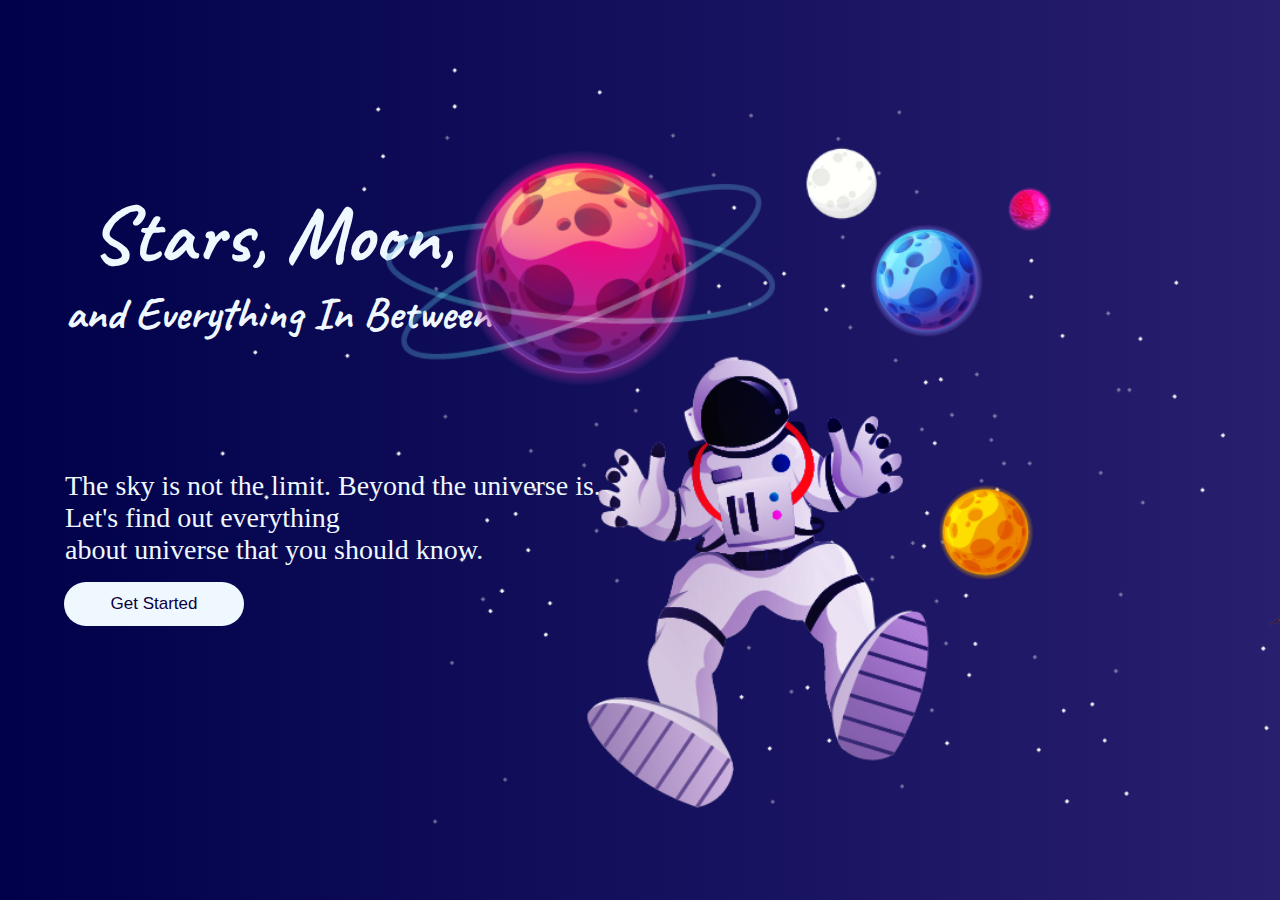
<file: Mission2_VanillaJS/index.html>
<!DOCTYPE html>
<html lang="en">

<head>
    <meta charset="UTF-8">
    <meta http-equiv="X-UA-Compatible" content="IE=edge">
    <meta name="viewport" content="width=device-width, initial-scale=1.0">
    <link rel="stylesheet" href="Assets/style.css">
    <title>mission_2</title>
</head>

<body>
    <div id="preloader"></div>
    <div class="outer-wrapper">
        <div class="wrapper">

            <div id="first" class="slide satu">
                <div class="layer"></div>
                <div class="layer"></div>
                <div class="layer"></div>
                <div class="layer"></div>
                <div class="layer"></div>
                <div class="layer"></div>
                <div class="layer"></div>
                <div class="row">
                    <div class="col">
                        <h1 class="font1">Stars, Moon,</h1>
                        <h4 class="font2">and Everything In Between</h4>
                        <p class="font3" style="margin-top: 8rem;">The sky is not the limit. Beyond the universe is.
                            Let's find out everything</p>
                        <p class="font3">about universe that you should know.</p>
                        <a href="#second">
                            <button type="button" style="margin-left:4rem;">Get Started</button>
                        </a>
                    </div>
                </div>
            </div>

            <div id="second" class="slide dua">
                <div class="layer2"></div>
                <div class="text_slidedua">
                    <div class="header_third">
                        <h3 class="font2">
                            Facts About Star
                        </h3>
                    </div>
                    <div class="desc">
                        <p class="font3 s2">Bintang yang mendekati akhir hidupnya mulai mengubah helium menjadi unsur-unsur
                            kimia yang lebih berat, seperti karbon dan oksigen, kemudian bintang mulai berubah warna,
                            kepadatan, massa dan ukuran.</p>
                        <p class="font3 s2">Bintang yang paling dekat dengan Planet Bumi adalah Matahari.</p>
                        <p class="font3 s2">Setelah Matahari, bintang terdekat dengan Planet Bumi adalah Proxima Centauri.
                        </p>
                    </div>
                </div>
                <div class="image1">
                    <img id="roket" src="Assets/astro.png">
                </div>
            </div>

            <div id="third" class="slide tiga">
                <div class="hero">

                    <div class="snow">
                        <svg xmlns="http://www.w3.org/2000/svg" viewBox="0 0 1024 1536"
                            preserveAspectRatio="xMidYMax slice">
                            <g fill="#FFF" fill-opacity=".15" transform="translate(55 42)">
                                <g id="snow-bottom-layer">
                                    <ellipse cx="6" cy="1009.5" rx="6" ry="5.5" />
                                    <ellipse cx="138" cy="1110.5" rx="6" ry="5.5" />
                                    <ellipse cx="398" cy="1055.5" rx="6" ry="5.5" />
                                    <ellipse cx="719" cy="1284.5" rx="6" ry="5.5" />
                                    <ellipse cx="760" cy="1155.5" rx="6" ry="5.5" />
                                    <ellipse cx="635" cy="1459.5" rx="6" ry="5.5" />
                                    <ellipse cx="478" cy="1335.5" rx="6" ry="5.5" />
                                    <ellipse cx="322" cy="1414.5" rx="6" ry="5.5" />
                                    <ellipse cx="247" cy="1234.5" rx="6" ry="5.5" />
                                    <ellipse cx="154" cy="1425.5" rx="6" ry="5.5" />
                                    <ellipse cx="731" cy="773.5" rx="6" ry="5.5" />
                                    <ellipse cx="599" cy="874.5" rx="6" ry="5.5" />
                                    <ellipse cx="339" cy="819.5" rx="6" ry="5.5" />
                                    <ellipse cx="239" cy="1004.5" rx="6" ry="5.5" />
                                    <ellipse cx="113" cy="863.5" rx="6" ry="5.5" />
                                    <ellipse cx="102" cy="1223.5" rx="6" ry="5.5" />
                                    <ellipse cx="395" cy="1155.5" rx="6" ry="5.5" />
                                    <ellipse cx="826" cy="943.5" rx="6" ry="5.5" />
                                    <ellipse cx="626" cy="1054.5" rx="6" ry="5.5" />
                                    <ellipse cx="887" cy="1366.5" rx="6" ry="5.5" />
                                    <ellipse cx="6" cy="241.5" rx="6" ry="5.5" />
                                    <ellipse cx="138" cy="342.5" rx="6" ry="5.5" />
                                    <ellipse cx="398" cy="287.5" rx="6" ry="5.5" />
                                    <ellipse cx="719" cy="516.5" rx="6" ry="5.5" />
                                    <ellipse cx="760" cy="387.5" rx="6" ry="5.5" />
                                    <ellipse cx="635" cy="691.5" rx="6" ry="5.5" />
                                    <ellipse cx="478" cy="567.5" rx="6" ry="5.5" />
                                    <ellipse cx="322" cy="646.5" rx="6" ry="5.5" />
                                    <ellipse cx="247" cy="466.5" rx="6" ry="5.5" />
                                    <ellipse cx="154" cy="657.5" rx="6" ry="5.5" />
                                    <ellipse cx="731" cy="5.5" rx="6" ry="5.5" />
                                    <ellipse cx="599" cy="106.5" rx="6" ry="5.5" />
                                    <ellipse cx="339" cy="51.5" rx="6" ry="5.5" />
                                    <ellipse cx="239" cy="236.5" rx="6" ry="5.5" />
                                    <ellipse cx="113" cy="95.5" rx="6" ry="5.5" />
                                    <ellipse cx="102" cy="455.5" rx="6" ry="5.5" />
                                    <ellipse cx="395" cy="387.5" rx="6" ry="5.5" />
                                    <ellipse cx="826" cy="175.5" rx="6" ry="5.5" />
                                    <ellipse cx="626" cy="286.5" rx="6" ry="5.5" />
                                    <ellipse cx="887" cy="598.5" rx="6" ry="5.5" />
                                </g>
                            </g>
                            <g fill="#FFF" fill-opacity=".3" transform="translate(65 63)">
                                <g id="snow-top-layer">
                                    <circle cx="8" cy="776" r="8" />
                                    <circle cx="189" cy="925" r="8" />
                                    <circle cx="548" cy="844" r="8" />
                                    <circle cx="685" cy="1115" r="8" />
                                    <circle cx="858" cy="909" r="8" />
                                    <circle cx="874" cy="1438" r="8" transform="rotate(180 874 1438)" />
                                    <circle cx="657" cy="1256" r="8" transform="rotate(180 657 1256)" />
                                    <circle cx="443" cy="1372" r="8" transform="rotate(180 443 1372)" />
                                    <circle cx="339" cy="1107" r="8" transform="rotate(180 339 1107)" />
                                    <circle cx="24" cy="1305" r="8" transform="rotate(180 24 1305)" />
                                    <circle cx="8" cy="8" r="8" />
                                    <circle cx="189" cy="157" r="8" />
                                    <circle cx="548" cy="76" r="8" />
                                    <circle cx="685" cy="347" r="8" />
                                    <circle cx="858" cy="141" r="8" />
                                    <circle cx="874" cy="670" r="8" transform="rotate(180 874 670)" />
                                    <circle cx="657" cy="488" r="8" transform="rotate(180 657 488)" />
                                    <circle cx="443" cy="604" r="8" transform="rotate(180 443 604)" />
                                    <circle cx="339" cy="339" r="8" transform="rotate(180 339 339)" />
                                    <circle cx="24" cy="537" r="8" transform="rotate(180 24 537)" />
                                </g>
                            </g>
                        </svg>
                    </div>

                    <div class="hero__content">

                    </div>

                </div>
            </div>

        </div>
        <iframe width="560" height="315" src="https://www.youtube.com/embed/JTfYk8P5bnU" title="YouTube video player"
            frameborder="0"
            allow="accelerometer; autoplay; clipboard-write; encrypted-media; gyroscope; picture-in-picture"
            allowfullscreen></iframe>
        <iframe width="560" height="315" src="https://www.youtube.com/embed/JTfYk8P5bnU" title="YouTube video player"
            frameborder="0"
            allow="accelerometer; autoplay; clipboard-write; encrypted-media; gyroscope; picture-in-picture"
            allowfullscreen></iframe>
        <iframe width="560" height="315" src="https://www.youtube.com/embed/JTfYk8P5bnU" title="YouTube video player"
            frameborder="0"
            allow="accelerometer; autoplay; clipboard-write; encrypted-media; gyroscope; picture-in-picture"
            allowfullscreen></iframe>
        <iframe width="560" height="315" src="https://www.youtube.com/embed/JTfYk8P5bnU" title="YouTube video player"
            frameborder="0"
            allow="accelerometer; autoplay; clipboard-write; encrypted-media; gyroscope; picture-in-picture"
            allowfullscreen></iframe>
        <iframe width="560" height="315" src="https://www.youtube.com/embed/JTfYk8P5bnU" title="YouTube video player"
            frameborder="0"
            allow="accelerometer; autoplay; clipboard-write; encrypted-media; gyroscope; picture-in-picture"
            allowfullscreen></iframe>
    </div>

    <script type="text/javascript">
        let satu = document.querySelector('.satu');
        let layer = document.querySelectorAll('.layer');

        satu.onmousemove = function (e) {
            let X = e.pageX;
            let Y = e.pageY;

            layer[0].style.transform = 'translate(' + X / 100 + 'px, ' + Y / 100 + 'px)';
            layer[1].style.transform = 'translate(' + X / 100 * 4 + 'px, ' + Y / 100 * 4 + 'px)';
            layer[2].style.transform = 'translate(' + X / 100 * 4 + 'px, ' + Y / 100 * 4 + 'px)';
            layer[3].style.transform = 'translate(' + X / 100 * 6 + 'px, ' + Y / 100 * 6 + 'px)';
            layer[4].style.transform = 'translate(' + X / 100 * 6 + 'px, ' + Y / 100 * 6 + 'px)';
            layer[5].style.transform = 'translate(' + X / 100 * 6 + 'px, ' + Y / 100 * 6 + 'px)';
            layer[6].style.transform = 'translate(' + X / 100 * -2 + 'px, ' + Y / 100 * -2 + 'px)';
        }
    </script>

    <script>
        roket.onclick = function () {
            let start = Date.now();

            let timer = setInterval(function () {
                let timePassed = Date.now() - start;

                roket.style.left = timePassed / 5 + 'px';

                if (timePassed > 5650) clearInterval(timer);

            }, 20);
        }
    </script>

    <script>
        var slide1 = document.getElementById("first");
        slide1.onscroll
    </script>

    <!-- <script>
        var loader = document.getElementById("loading");
        window.addEventListener("load", funtion(){
            loader.style.display = "none"
        })

    </script> -->

    <script>
        var loader = document.getElementById("preloader");
        window.addEventListener("load", function () {
            loader.style.display = "none";
        })
    </script>
</body>

</html>
</file>
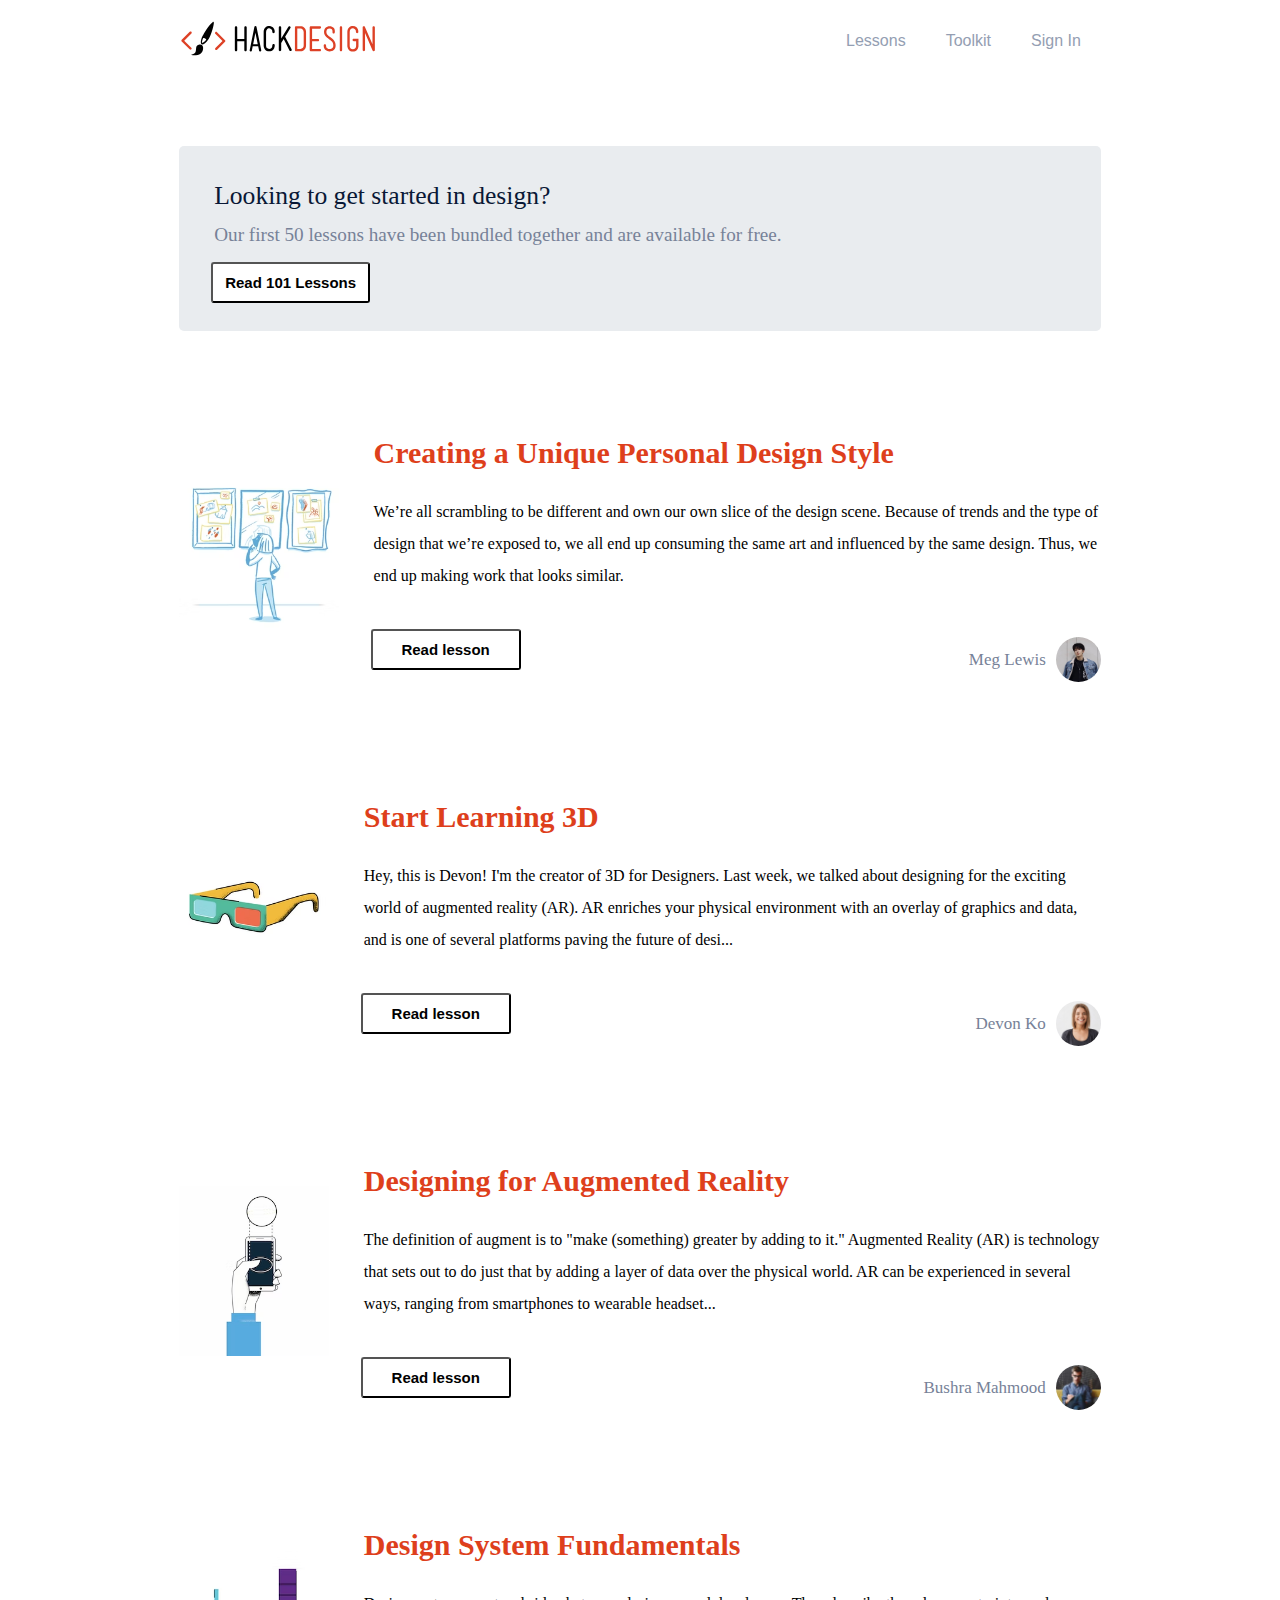
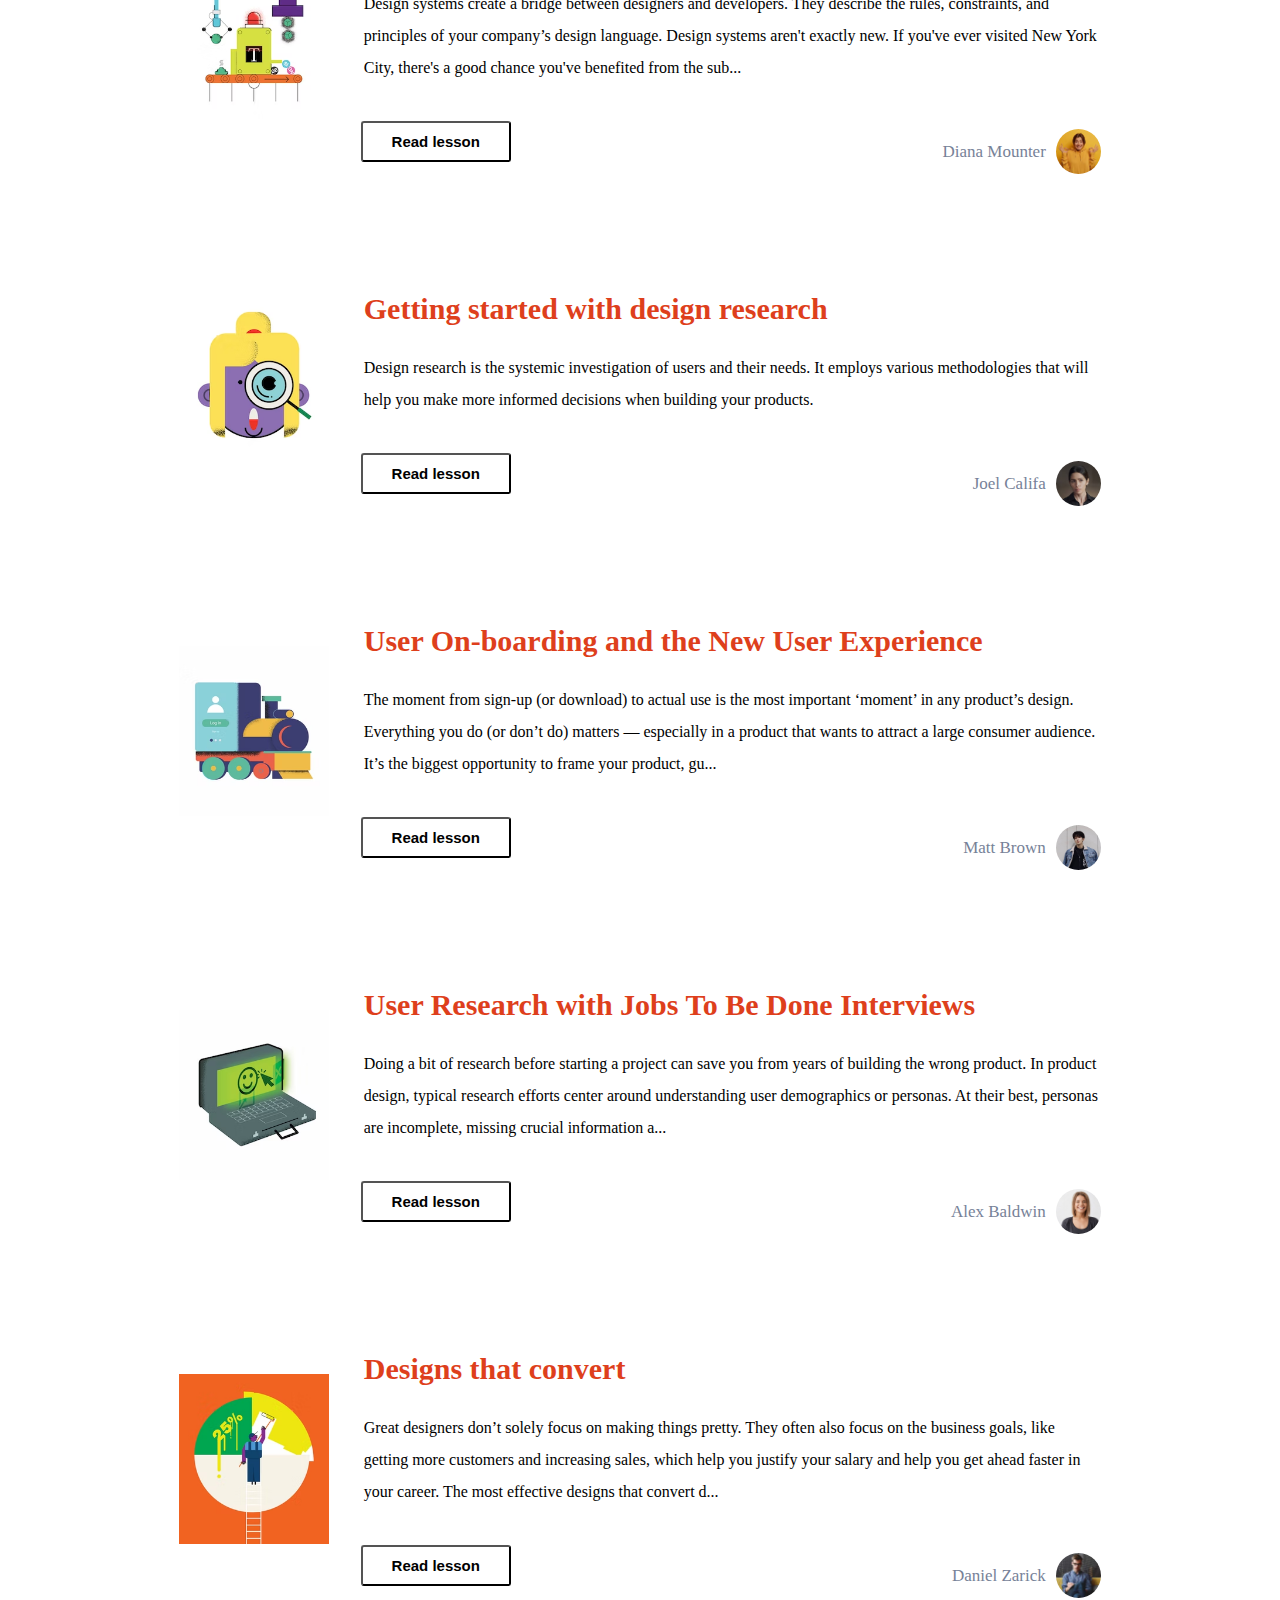
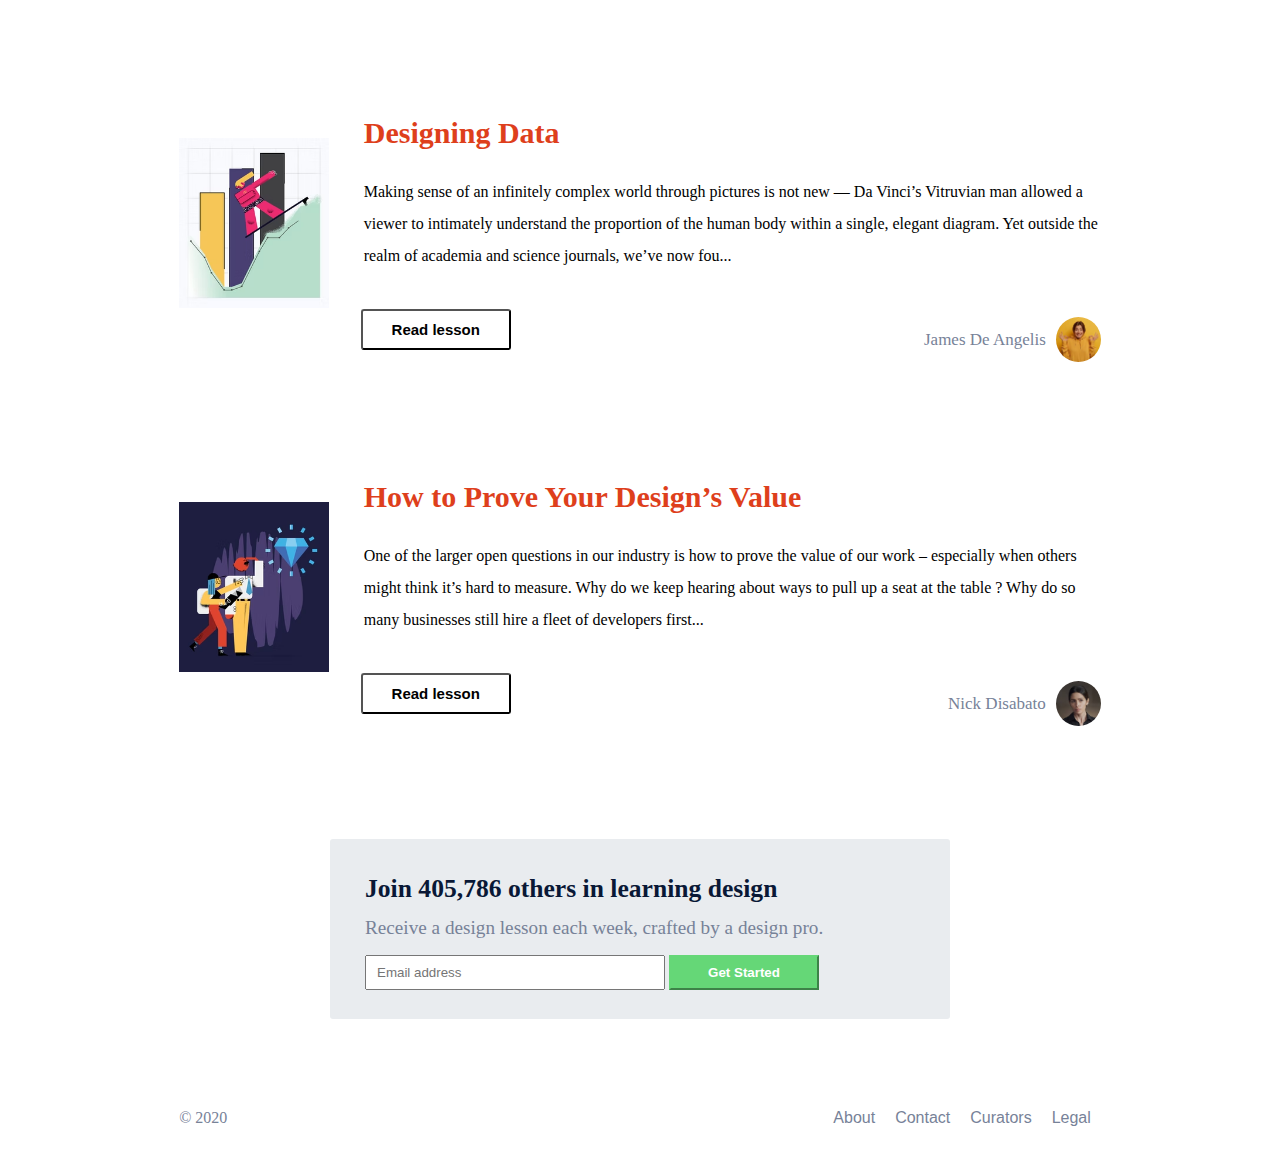
<file: tugas_2/index.html>
<!DOCTYPE html>
    <head>
        <meta charset="utf-8">
        <meta http-equiv="X-UA-Compatible" content="IE=edge">
        <title>Hack Design-Tugas 2</title>
        <meta name="description" content="">
        <meta name="viewport" content="width=device-width, initial-scale=1">
        <link rel="stylesheet" href="styles.css">
        <link href="https://fonts.googleapis.com/css?family=Montserrat:500&display=swap" rel="stylesheet">
    </head>
    <body>
        <header>
          <a class="logo" href="#"><img width="200" src="images/logo.svg" alt="logo"></a>
          <nav>
            <ul class="navigasi">
              <li><a href="#">Lessons</a></li>
              <li><a href="#">Toolkit</a></li>
              <li><a href="#">Sign In</a></li>
            </ul>
          </nav>
        </header>

        <div class="box_grey">
          <h5 class="title_text">Looking to get started in design?</h5>
          <h5 class="title_text_seccond">Our first 50 lessons have been bundled together and are available for free.</h5>
          <div class="button_box">
            <button class="btn">
              <span>Read 101 Lessons</span>
            </button>
          </div>
        </div>
      <div class="list_card">

      <div class="box_card">
        <div class="image_box">
          <img class="img_card" src="images/pic.avif" alt="logo">
        </div>
        <div class="exlude_imagebox">
          <div class="title_box">
            <h5 class="title_text">Creating a Unique Personal Design Style</h5>
          </div>
          <div class="description_box">
            <p class="desc_text">
              We’re all scrambling to be different and own our own slice of the design scene. Because of trends and the type of design that we’re exposed to, we all end up consuming the same art and influenced by the same design. Thus, we end up making work that looks similar.
            </p>
          </div>
          <div class="bottom_card">
            <div class="button_box">
              <button class="btn">
                <span>Read lesson</span>
              </button>
            </div>
            <div class="uploader">
              <div class="text_uploader">Meg Lewis</div>
              <div class="avatar">
               <img class="avatar" src="images/ava1.jpg" alt="logo">
              </div>
            </div>
          </div>
        </div>
      </div>

      <div class="box_card">
        <div class="image_box">
          <img class="img_card" src="images/pic2.avif" alt="logo">
        </div>
        <div class="exlude_imagebox">
        <div class="title_box">
          <h5 class="title_text">Start Learning 3D</h5>
        </div>
        <div class="description_box">
          <p class="desc_text">
            Hey, this is Devon! I'm the creator of 3D for Designers. Last week, we talked about designing for the exciting world of augmented reality (AR). AR enriches your physical environment with an overlay of graphics and data, and is one of several platforms paving the future of desi...
          </p>
        </div>
        <div class="bottom_card">
          <div class="button_box">
            <button class="btn">
              <span>Read lesson</span>
            </button>
          </div>
          <div class="uploader">
            <div class="text_uploader">Devon Ko</div>
            <div class="avatar">
             <img class="avatar" src="images/avatar.jpg" alt="logo">
            </div>
          </div>
        </div>
        </div>
      </div>

      <div class="box_card">
        <div class="image_box">
          <img class="img_card" src="images/pic3.avif" alt="logo">
        </div>
        <div class="exlude_imagebox">
        <div class="title_box">
          <h5 class="title_text">Designing for Augmented Reality</h5>
        </div>
        <div class="description_box">
          <p class="desc_text">
            The definition of augment is to "make (something) greater by adding to it." Augmented Reality (AR) is technology that sets out to do just that by adding a layer of data over the physical world. AR can be experienced in several ways, ranging from smartphones to wearable headset...
          </p>
        </div>
        <div class="bottom_card">
          <div class="button_box">
            <button class="btn">
              <span>Read lesson</span>
            </button>
          </div>
          <div class="uploader">
            <div class="text_uploader">Bushra Mahmood</div>
            <div class="avatar">
              <img class="avatar" src="images/avatar.jfif" alt="logo">
            </div>
          </div>
        </div>
        </div>
      </div>

      <div class="box_card">
        <div class="image_box">
          <img class="img_card" src="images/pic4.avif" alt="logo">
        </div>
        <div class="exlude_imagebox">
        <div class="title_box">
          <h5 class="title_text">Design System Fundamentals</h5>
        </div>
        <div class="description_box">
          <p class="desc_text">
            Design systems create a bridge between designers and developers. They describe the rules, constraints, and principles of your company’s design language. Design systems aren't exactly new. If you've ever visited New York City, there's a good chance you've benefited from the sub...
          </p>
        </div>
        <div class="bottom_card">
          <div class="button_box">
            <button class="btn">
              <span>Read lesson</span>
            </button>
          </div>
          <div class="uploader">
            <div class="text_uploader">Diana Mounter</div>
            <div class="avatar">
              <img class="avatar" src="images/ava1.jfif" alt="logo">
            </div>
          </div>
        </div>
        </div>
      </div>

      <div class="box_card">
        <div class="image_box">
          <img class="img_card" src="images/pic5.avif" alt="logo">
        </div>
        <div class="exlude_imagebox">
        <div class="title_box">
          <h5 class="title_text">Getting started with design research</h5>
        </div>
        <div class="description_box">
          <p class="desc_text">
            Design research is the systemic investigation of users and their needs. It employs various methodologies that will help you make more informed decisions when building your products.
          </p>
        </div>
        <div class="bottom_card">
          <div class="button_box">
            <button class="btn">
              <span>Read lesson</span>
            </button>
          </div>
          <div class="uploader">
            <div class="text_uploader">Joel Califa</div>
            <div class="avatar">
            <img class="avatar" src="images/ava2.jfif" alt="logo">
            </div>
          </div>
        </div>
        </div>
      </div>

      <div class="box_card">
        <div class="image_box">
          <img class="img_card" src="images/pic6.avif" alt="logo">
        </div>
        <div class="exlude_imagebox">
        <div class="title_box">
          <h5 class="title_text">User On-boarding and the New User Experience</h5>
        </div>
        <div class="description_box">
          <p class="desc_text">
            The moment from sign-up (or download) to actual use is the most important ‘moment’ in any product’s design. Everything you do (or don’t do) matters — especially in a product that wants to attract a large consumer audience. It’s the biggest opportunity to frame your product, gu...
          </p>
        </div>
        <div class="bottom_card">
          <div class="button_box">
            <button class="btn">
              <span>Read lesson</span>
            </button>
          </div>
          <div class="uploader">
            <div class="text_uploader">Matt Brown</div>
            <div class="avatar">
            <img class="avatar" src="images/ava1.jpg" alt="logo">
            </div>
          </div>
        </div>
      </div>
      </div>

      <div class="box_card">
        <div class="image_box">
          <img class="img_card" src="images/pic7.avif" alt="logo">
        </div>
        <div class="exlude_imagebox">
        <div class="title_box">
          <h5 class="title_text">User Research with Jobs To Be Done Interviews</h5>
        </div>
        <div class="description_box">
          <p class="desc_text">
            Doing a bit of research before starting a project can save you from years of building the wrong product. In product design, typical research efforts center around understanding user demographics or personas. At their best, personas are incomplete, missing crucial information a...
          </p>
        </div>
        <div class="bottom_card">
          <div class="button_box">
            <button class="btn">
              <span>Read lesson</span>
            </button>
          </div>
          <div class="uploader">
            <div class="text_uploader">Alex Baldwin</div>
            <div class="avatar">
             <img class="avatar" src="images/avatar.jpg" alt="logo">
            </div>
          </div>
        </div>
      </div>
      </div>

      <div class="box_card">
        <div class="image_box">
          <img class="img_card" src="images/pic8.avif" alt="logo">
        </div>
        <div class="exlude_imagebox">
        <div class="title_box">
          <h5 class="title_text">Designs that convert</h5>
        </div>
        <div class="description_box">
          <p class="desc_text">
            Great designers don’t solely focus on making things pretty. They often also focus on the business goals, like getting more customers and increasing sales, which help you justify your salary and help you get ahead faster in your career. The most effective designs that convert d...
          </p>
        </div>
        <div class="bottom_card">
          <div class="button_box">
            <button class="btn">
              <span>Read lesson</span>
            </button>
          </div>
          <div class="uploader">
            <div class="text_uploader">Daniel Zarick</div>
            <div class="avatar">
            <img class="avatar" src="images/avatar.jfif" alt="logo">
            </div>
          </div>
        </div>
        </div>
      </div>

      <div class="box_card">
        <div class="image_box">
          <img class="img_card" src="images/pic9.avif" alt="logo">
        </div>
        <div class="exlude_imagebox">
        <div class="title_box">
          <h5 class="title_text">Designing Data</h5>
        </div>
        <div class="description_box">
          <p class="desc_text">
            Making sense of an infinitely complex world through pictures is not new — Da Vinci’s Vitruvian man allowed a viewer to intimately understand the proportion of the human body within a single, elegant diagram. Yet outside the realm of academia and science journals, we’ve now fou...
          </p>
        </div>
        <div class="bottom_card">
          <div class="button_box">
            <button class="btn">
              <span>Read lesson</span>
            </button>
          </div>
          <div class="uploader">
            <div class="text_uploader">James De Angelis</div>
            <div class="avatar">
             <img class="avatar" src="images/ava1.jfif" alt="logo">
            </div>
          </div>
        </div>
      </div>
          </div>

      <div class="box_card">
        <div class="image_box">
           <img class="img_card" src="images/pic10.avif" alt="logo">
        </div>
        <div class="exlude_imagebox">
          <div class="title_box">
            <h5 class="title_text">How to Prove Your Design’s Value</h5>
          </div>
          <div class="description_box">
            <p class="desc_text">
              One of the larger open questions in our industry is how to prove the value of our work – especially when others might think it’s hard to measure. Why do we keep hearing about ways to pull up a seat at the table ? Why do so many businesses still hire a fleet of developers first...
            </p>
          </div>
          <div class="bottom_card">
            <div class="button_box">
              <button class="btn">
                <span>Read lesson</span>
              </button>
            </div>
            <div class="uploader">
              <div class="text_uploader">Nick Disabato</div>
                <div class="avatar">
                 <img class="avatar" src="images/ava2.jfif" alt="logo">
                </div>
              </div>
            </div>
          </div>
      </div>

    <div class="box_lower">
      <h5 class="title_text"><b>Join 405,786 others in learning design</b></h5>
      <h5 class="title_text_seccond">Receive a design lesson each week, crafted by a design pro.</h5>
      <input type="email" placeholder="Email address" id="email" style="margin-left:35px; width:300px; height:35px; padding-left:10px;">
      <button type="button" class="greenbutton" style="width:150px; height:35px;"><b>Get Started</b></button>
    </div>

    <footer>
      <p class = "credit footer a">© 2020</p>
      <div class="footer">
          <li><a href="#">About</a></li>
          <li><a href="#">Contact</a></li>
          <li><a href="#">Curators</a></li>
          <li><a href="#">Legal</a></li>
      </div>
    </footer> 

    </body>
</html>
</file>
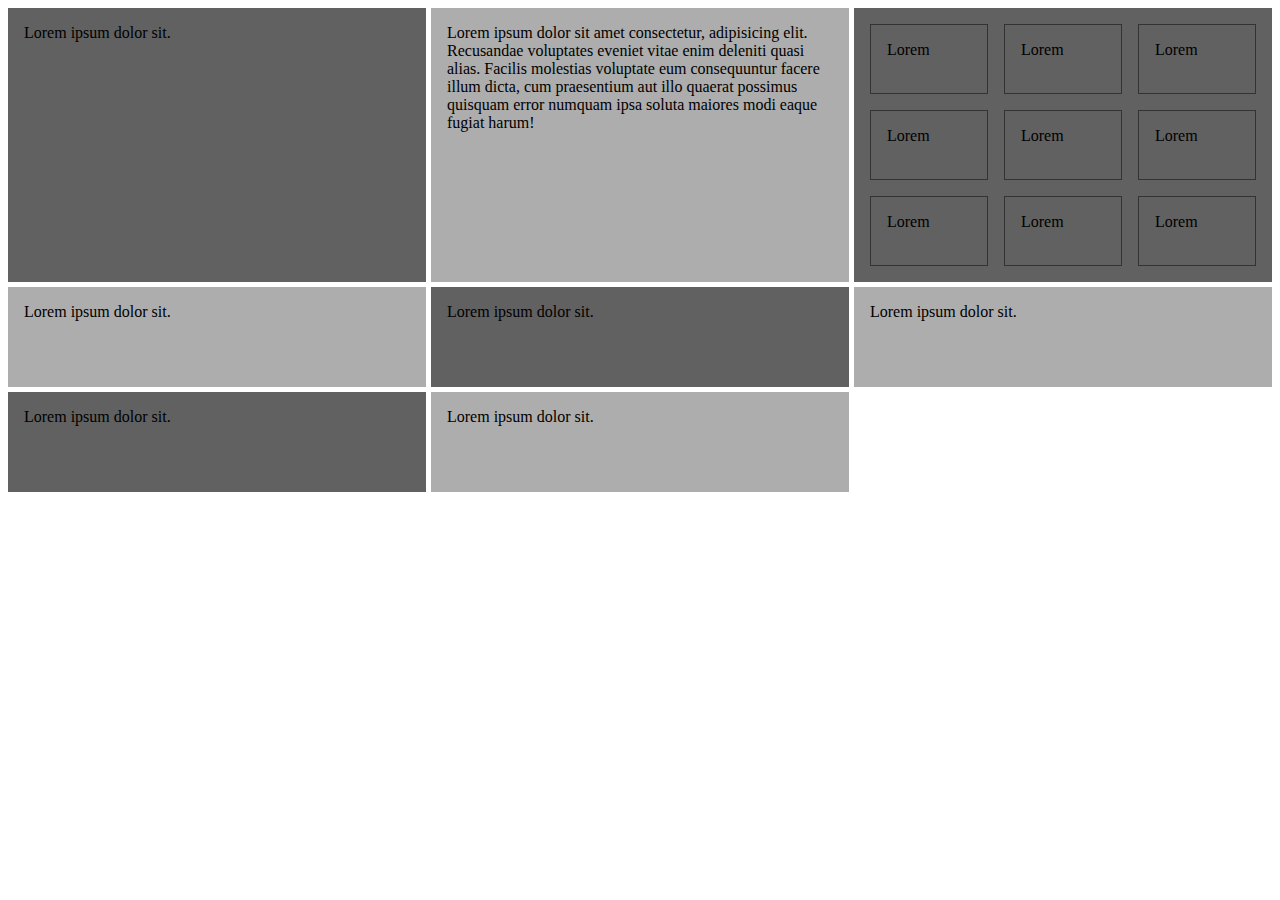
<file: tugas_1/index2.html>
<!DOCTYPE html>
<html lang="en">
<head>
    <title>Document</title>
    <style>
        .wrapper{
            display:grid;
            /*grid-template-columns:1fr 1fr 1fr;*/
            grid-template-columns: repeat(3, 1fr);
            grid-gap:5px;
            /*grid-auto-rows:100px;*/
            grid-auto-rows: minmax(100px, auto);
        }

        .nested{
            display:grid;
            grid-template-columns: repeat(3, 1fr);
            grid-auto-rows: 70px;
            grid-gap:1em;
        }
    
        .wrapper > div {
                background:rgb(173, 173, 173);
                padding:1em;
        }
        .wrapper > div:nth-child(odd){
                background:rgb(97, 97, 97);
        }

        .nested > div{
            border:#333 1px solid;
            padding:1em;
        }
    </style>
</head>
<body>
    <div class="wrapper">
        <div>
            Lorem ipsum dolor sit.
        </div>
        <div>
            Lorem ipsum dolor sit amet consectetur, adipisicing elit. Recusandae voluptates eveniet vitae enim deleniti quasi alias. Facilis molestias voluptate eum consequuntur facere illum dicta, cum praesentium aut illo quaerat possimus quisquam error numquam ipsa soluta maiores modi eaque fugiat harum!
        </div>
        <div class="nested">
            <div>Lorem</div>
            <div>Lorem</div>
            <div>Lorem</div>
            <div>Lorem</div>
            <div>Lorem</div>
            <div>Lorem</div>
            <div>Lorem</div>
            <div>Lorem</div>
            <div>Lorem</div>
        </div>
        <div>
            Lorem ipsum dolor sit.
        </div>
        <div>
            Lorem ipsum dolor sit.
        </div>
        <div>
            Lorem ipsum dolor sit.
        </div>
        <div>
            Lorem ipsum dolor sit.
        </div>
        <div>
            Lorem ipsum dolor sit.
        </div>
    </div>
</body>
</html>
</file>
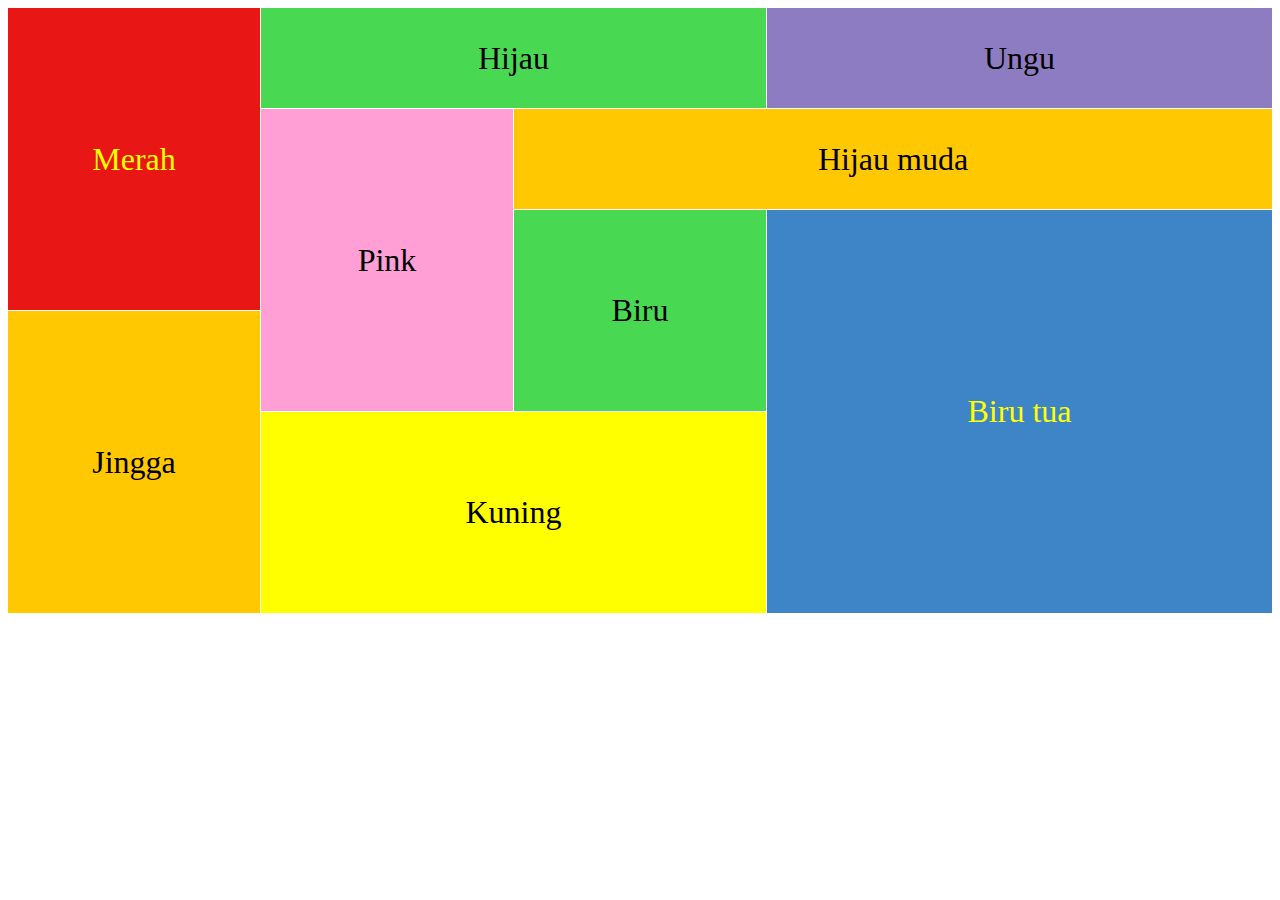
<file: tugas_1/index3.html>
<!DOCTYPE html>
<html lang="en">
<head>
    <link rel="stylesheet" href="style.css">
    <title>Document</title>
</head>
<body>
    <div class="wrapper">
        <div class="box1 center bg_red txt_yellow">Merah</div>
        <div class="box2 center bg_green">Hijau</div>
        <div class="box3 center bg_purple">Ungu</div>
        <div class="box4 center bg_orange">Jingga</div>   
        <div class="box5 center bg_pink">Pink</div>  
        <div class="box6 center bg_orange">Hijau muda</div>  
        <div class="box7 center bg_green">Biru</div> 
        <div class="box8 center bg_yellow">Kuning</div>  
        <div class="box9 center bg_blue txt_yellow">Biru tua</div> 
    </div>
</body>
</html>
</file>
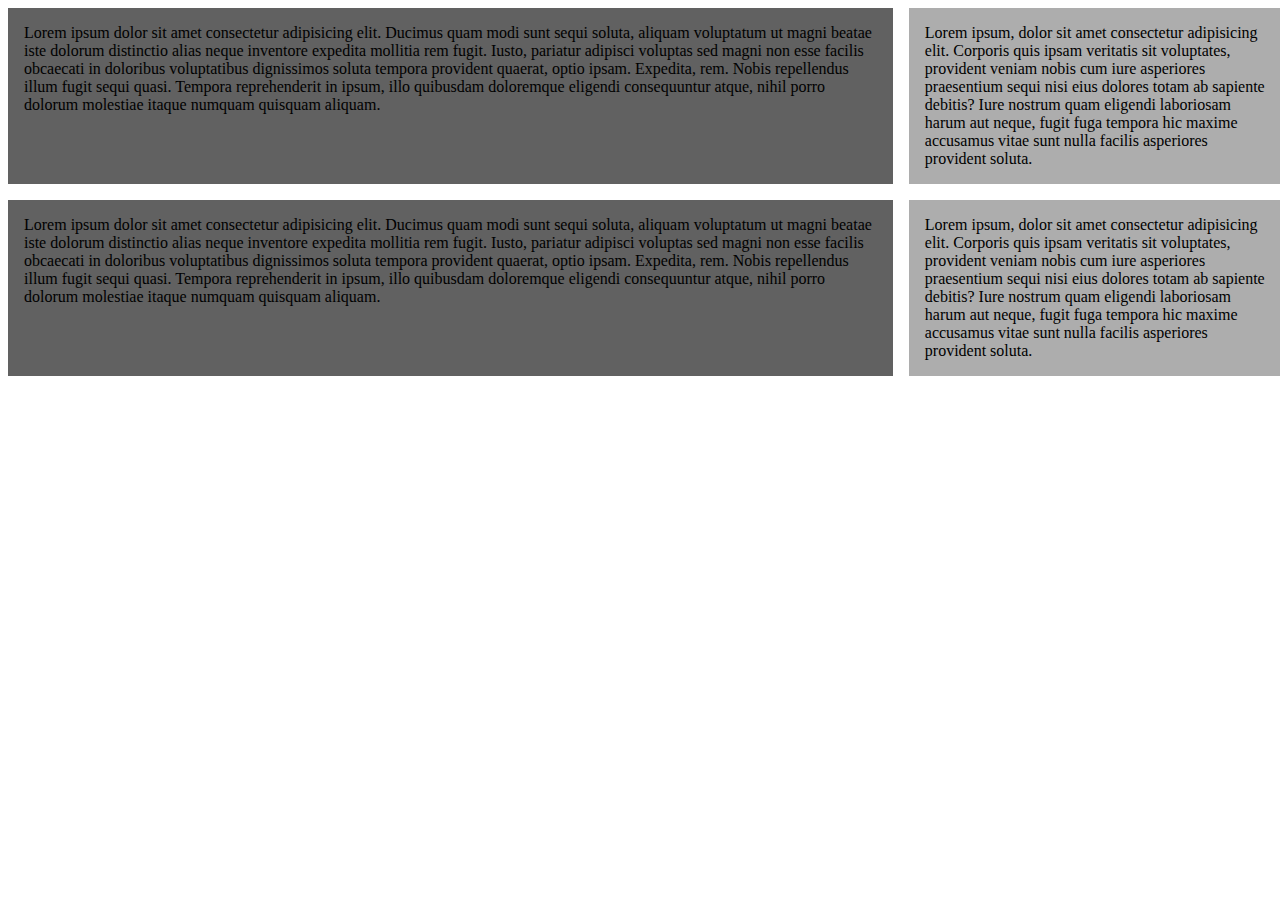
<file: tugas_1/tugas1.html>
<!DOCTYPE html>
<html>
    <head>
        <title>CSS GRIDS</title>
        <style>
            .wrapper{
                display:grid;
                grid-template-columns: 70% 30%;
                /*
                grid-column-gap:1em;
                grid-row-gap:1em;
                */
                grid-gap:1em;
            }

            .wrapper > div {
                background:rgb(173, 173, 173);
                padding:1em;
            }
            .wrapper > div:nth-child(odd){
                background:rgb(97, 97, 97);
            }

        </style>
    </head>
    <body>
        <div class="wrapper">
            <div>
                Lorem ipsum dolor sit amet consectetur adipisicing elit. Ducimus quam modi sunt sequi soluta, aliquam voluptatum ut magni beatae iste dolorum distinctio alias neque inventore expedita mollitia rem fugit. Iusto, pariatur adipisci voluptas sed magni non esse facilis obcaecati in doloribus voluptatibus dignissimos soluta tempora provident quaerat, optio ipsam. Expedita, rem. Nobis repellendus illum fugit sequi quasi. Tempora reprehenderit in ipsum, illo quibusdam doloremque eligendi consequuntur atque, nihil porro dolorum molestiae itaque numquam quisquam aliquam.
            </div>
            <div>
               Lorem ipsum, dolor sit amet consectetur adipisicing elit. Corporis quis ipsam veritatis sit voluptates, provident veniam nobis cum iure asperiores praesentium sequi nisi eius dolores totam ab sapiente debitis? Iure nostrum quam eligendi laboriosam harum aut neque, fugit fuga tempora hic maxime accusamus vitae sunt nulla facilis asperiores provident soluta.
            </div>

            <div>
                Lorem ipsum dolor sit amet consectetur adipisicing elit. Ducimus quam modi sunt sequi soluta, aliquam voluptatum ut magni beatae iste dolorum distinctio alias neque inventore expedita mollitia rem fugit. Iusto, pariatur adipisci voluptas sed magni non esse facilis obcaecati in doloribus voluptatibus dignissimos soluta tempora provident quaerat, optio ipsam. Expedita, rem. Nobis repellendus illum fugit sequi quasi. Tempora reprehenderit in ipsum, illo quibusdam doloremque eligendi consequuntur atque, nihil porro dolorum molestiae itaque numquam quisquam aliquam.
            </div>
            <div>
               Lorem ipsum, dolor sit amet consectetur adipisicing elit. Corporis quis ipsam veritatis sit voluptates, provident veniam nobis cum iure asperiores praesentium sequi nisi eius dolores totam ab sapiente debitis? Iure nostrum quam eligendi laboriosam harum aut neque, fugit fuga tempora hic maxime accusamus vitae sunt nulla facilis asperiores provident soluta.
            </div>
        </div>
    </body>
</html>
</file>
<file: Mission2_VanillaJS/Assets/style.css>
@import url('https://fonts.googleapis.com/css2?family=Caveat:wght@400;500;600;700&family=Just+Another+Hand&display=swap');

* {
  margin: 0;
  padding: 0;
  box-sizing: border-box;
}

.slide {
  width: 100vw;
  height: 100vh;
}

.wrapper {
  display: flex;
  flex-direction: row;
  width: 300vw;
  transform: rotate(90deg) translateY(-100vh);
  transform-origin: top left;
}

.font1 {
  font-family: 'Caveat', cursive;
  font-size: 80px;
  color: aliceblue;
  padding-left: 90px;
}

.font2 {
  font-family: 'Caveat', cursive;
  font-size: 45px;
  color: aliceblue;
  padding-left: 65px;
}

.font3 {
  font-family: 'Just Another Hand', cursive;
  font-size: 28px;
  color: aliceblue;
  padding-left: 65px;
}

.s2 {
  max-width: 71%;
  text-align: center;
  margin-left: 11%;
}

.desc {
  margin-top: 2%;
}

.header_third {
  padding: 0 0 0 34%;
}

.text_slidedua {
  margin-top: 2%;
}

button {
  width: 180px;
  color: rgb(11, 0, 65);
  font-size: 17px;
  padding: 12px 0;
  background: aliceblue;
  border: none;
  border-radius: 30px;
  margin-top: 1rem;
  animation: button 7s ease-out infinite normal;
  cursor: pointer;
}

@keyframes button {
  0% {
    transform: scale(0.9);
  }

  10% {
    transform: scale(1);
  }

  20% {
    transform: scale(0.9);
  }

  30% {
    transform: scale(1);
  }

  40% {
    transform: scale(0.9);
  }

  50% {
    transform: scale(1);
  }

  60% {
    transform: scale(0.9);
  }

  70% {
    transform: scale(1);
  }

  80% {
    transform: scale(0.9);
  }

  90% {
    transform: scale(1);
  }

  100% {
    transform: scale(0.9);
  }
}

/* Slide Satu */
.satu {
  position: relative;
  overflow: hidden;
  background-image: linear-gradient(to right, #00014a, #281f6f);
}

.layer {
  position: absolute;
  top: 0;
  left: 0;
  height: 100%;
  width: 100%;
  background-position: right;
  background-size: cover;
}

.layer:nth-child(1) {
  background-image: url(1.png);
}

.layer:nth-child(2) {
  background-image: url(2.png);
}

.layer:nth-child(3) {
  background-image: url(3.png);
}

.layer:nth-child(4) {
  background-image: url(4.png);
}

.layer:nth-child(5) {
  background-image: url(5.png);
}

.layer:nth-child(6) {
  background-image: url(6.png);
}

.layer:nth-child(7) {
  background-image: url(7.png);
}

.row {
  display: flex;
  height: 90%;
  align-items: center;
}

.col {
  flex-basis: 50%;
}

/* Slide Dua */
.dua {
  position: relative;
  background-image: linear-gradient(to right, #281f6f, #00014a);
}

.layer2 {
  position: absolute;
  top: 0;
  left: 0;
  height: 100%;
  width: 100%;
  background-position: left;
  background-size: cover;
}

.layer2:nth-child(1) {
  background-image: url(1flip.png);
}

.image1 {
  weight: 15rem;
  height: 15rem;
  display: flex;
  float: left;
  margin-top: 8rem;
  margin-left: -50px;

}

#roket {
  position: relative;
  cursor: pointer;
}

/* Sldde Tiga*/
/* .tiga {
  background: #a3f3d3;
  position: relative;
} */

.outer-wrapper {
  width: 100vh;
  height: 100vw;
  transform: rotate(-90deg) translateX(-100vh);
  transform-origin: top left;
  overflow-y: scroll;
  overflow-x: hidden;
  position: absolute;
  scrollbar-width: none;
  -ms-overflow-style: none;
}

::-webkit-scrollbar {
  display: none;
}

#preloader {
  background: #000738 url(loading.gif) no-repeat center center;
  background-size: 10%;
  height: 100vh;
  width: 100vw;
  position: fixed;
  z-index: 100;
}

/* slide tiga */
.hero {
  background-image: linear-gradient(to right, #00014a, #281f6f);
  min-height: 100vh;
  position: relative;
  overflow: hidden;
  display: flex;
  justify-content: center;
  align-content: center;
}

.hero__content {
  position: relative;
  align-self: center;
  padding: 3rem 0;
}

.snow {
  position: absolute;
  min-width: 100vw;
  min-height: 100vh;
  height: 100%;
  width: 100%;
  top: 0;
  left: 0;
}

.snow .svg {
  position: absolute;
  width: 100%;
  height: 100%;
}

#snow-top-layer {
  will-change: transform;
  transform: translateY(-768px);
  animation: fall 22.5s infinite linear;
}

#snow-bottom-layer {
  will-change: transform;
  transform: translateY(-768px);
  animation: fall 45s infinite linear;
}

@keyframes fall {
  100% {
    transform: translateY(0);
  }
}
</file>
<file: tugas_2/styles.css>
* {
  box-sizing: border-box;
  margin: 0;
  padding: 0;
}

/*Header*/
header {
  display: flex;
  justify-content: space-between;
  align-items: center;
  padding: 20px 14%;
}

.logo {
  cursor: pointer;
}

.navigasi {
  list-style: none;
  display: flex;
}

.navigasi a {
  font-family: "Source Serif Pro", sans-serif;
  font-weight: 500;
  color: #edf0f1;
  text-decoration: none;
}

.navigasi li {
  padding: 0px 20px;
}

.navigasi li a {
  transition: color 0.3s ease 0s;
  color: #949eb2;
}

.navigasi li a:hover {
  text-decoration: underline;
}

/*Content*/
.box_grey {
  background-color: rgb(233, 236, 239);
  margin: 4rem 14%;
  border-radius: 5px;
  height: 185px;
}

.box_lower {
  background-color: rgb(233, 236, 239);
  margin: 100px 330px 50px;
  border-radius: 3px;
  height: 180px;
}

.box_card {
  margin: 4rem 14%;
  display: flex;
}

.uploader {
  display: flex;
}

.avatar{
    height: 45px;
    width: 45px;
    object-fit: cover;
    align-self: center;
    border-radius: 50px;
}

.title_text {
  font-family: "source serif pro";
  display: flex;
  justify-content: space-between;
  align-items: center;
  padding: 35px 14% 0px 35px;
  font-weight: 400;
  font-size: 1.600rem;
  margin-bottom: 0.5rem;
  color: #091836;
}

.title_box > .title_text {
  color: #de3f1c;
  font-size: 30px;
  line-height: 1.5;
  font-weight: 600;
}

.title_text_seccond {
  font-family: "source serif pro";
  color: #778298;
  font-size: 1.2rem;
  justify-content: space-between;
  align-items: center;
  margin-bottom: 1rem;
  font-weight: 400;
  padding: 5px 14% 0px 35px;
}

.desc_text {
    font-family: "source serif pro";
    font-size: 16px;
    line-height: 2;
    display: block;
    margin-block-start: 1em;
    align-items: center;
    margin-bottom: 2rem;
    font-weight: 400;
    padding: 5px 0% 0px 35px;
}

.text_uploader{
  align-self: center;
  font-size: 17px;
  font-weight: normal;
  margin: 0px 10px;
  color: #778298;
  font-family: "source serif pro";
}

/*Button*/
.greenbutton{
  background : #65D777;
  padding: 1px 20px 1px 20px;
  border-color: #65D777;;
  color: white;
  cursor: pointer;
}

.button_box {
  margin: 5px 0px 10px 7px;
}

.btn {
  position: relative;
  display: inline-block;
  width: auto;
  height: auto;
  background : white;
  border-color: black;
  border-radius: 3px;
  cursor: pointer;
  margin: 0px 25px 15px;
  min-width: 150px;
}

.btn span {
  position: relative;
  display: inline-block;
  font-size: 15px;
  font-weight: bolder;
  top: 0;
  left: 0;
  width: 100%;
  padding: 10px 12px;
  transition: 0.3s;
}

.image_box{
    align-self: center;
}

.img_card{
    height: 170px;
}

.bottom_card{
    display: flex;
    justify-content: space-between;
    align-self: center;
}

/* footer */
footer {
  position: ;
  display: flex;
  justify-content: space-between;
  align-items: center;
  padding: 40px 14%;
}

.footer {
  list-style: none;
  display: flex;
}

.footer a {
  font-family: "Source Serif Pro", sans-serif;
  font-weight: 500;
  color: #edf0f1;
  text-decoration: none;
  margin: 10px;
}

.footer li{
  display: inline-block;
  margin: "0px 20px"
}

.footer li a {
  transition: color 0.3s ease 0s;
  color: #778298;
}

.footer li a:hover {
  text-decoration: underline;
}

.credit {
  cursor: text;
  color: #778298;
}
</file>
<file: tugas_1/style.css>
.wrapper{
    display:grid;
    grid-template-columns:1fr 1fr 1fr 1fr 1fr;
    grid-auto-rows:minmax(100px, auto);
    grid-gap:1px;
    justify-items:stretch;
    align-items:stretch;
}

.center{
    display: flex;
    justify-content:center;
    align-items:center;
    font-size:32px;
}

.box1{
    grid-column:1;
    grid-row:1/4;
}

.box2{
    grid-column:2/4;
    grid-row:1;
}

.box3{
    grid-column:4/6;
    grid-row:1;
}

.box4{
    grid-column:1;
    grid-row:4/7;
}

.box5{
    grid-column:2/3;
    grid-row:2/5;
}

.box6{
    grid-column:3/6;
    grid-row:2;
}

.box7{
    grid-column:3/4;
    grid-row:3/5;
}

.box8{
    grid-column:2/4;
    grid-row:5/7;
}

.box9{
    grid-column:4/6;
    grid-row:3/7;
}

.bg_red{
    background-color: #e91616;
}

.bg_green{
    background-color: #49d852;
}

.bg_purple{
    background-color: #8e7cc3;
}

.bg_pink{
    background-color: #ff9fd5;
}

.bg_orange{
    background-color: #ffc800;
}

.bg_yellow{
    background-color: #ffff00;
}

.bg_blue{
    background-color: #3d85c6;
}

.txt_yellow{
    color: #ffff00;
}
</file>
